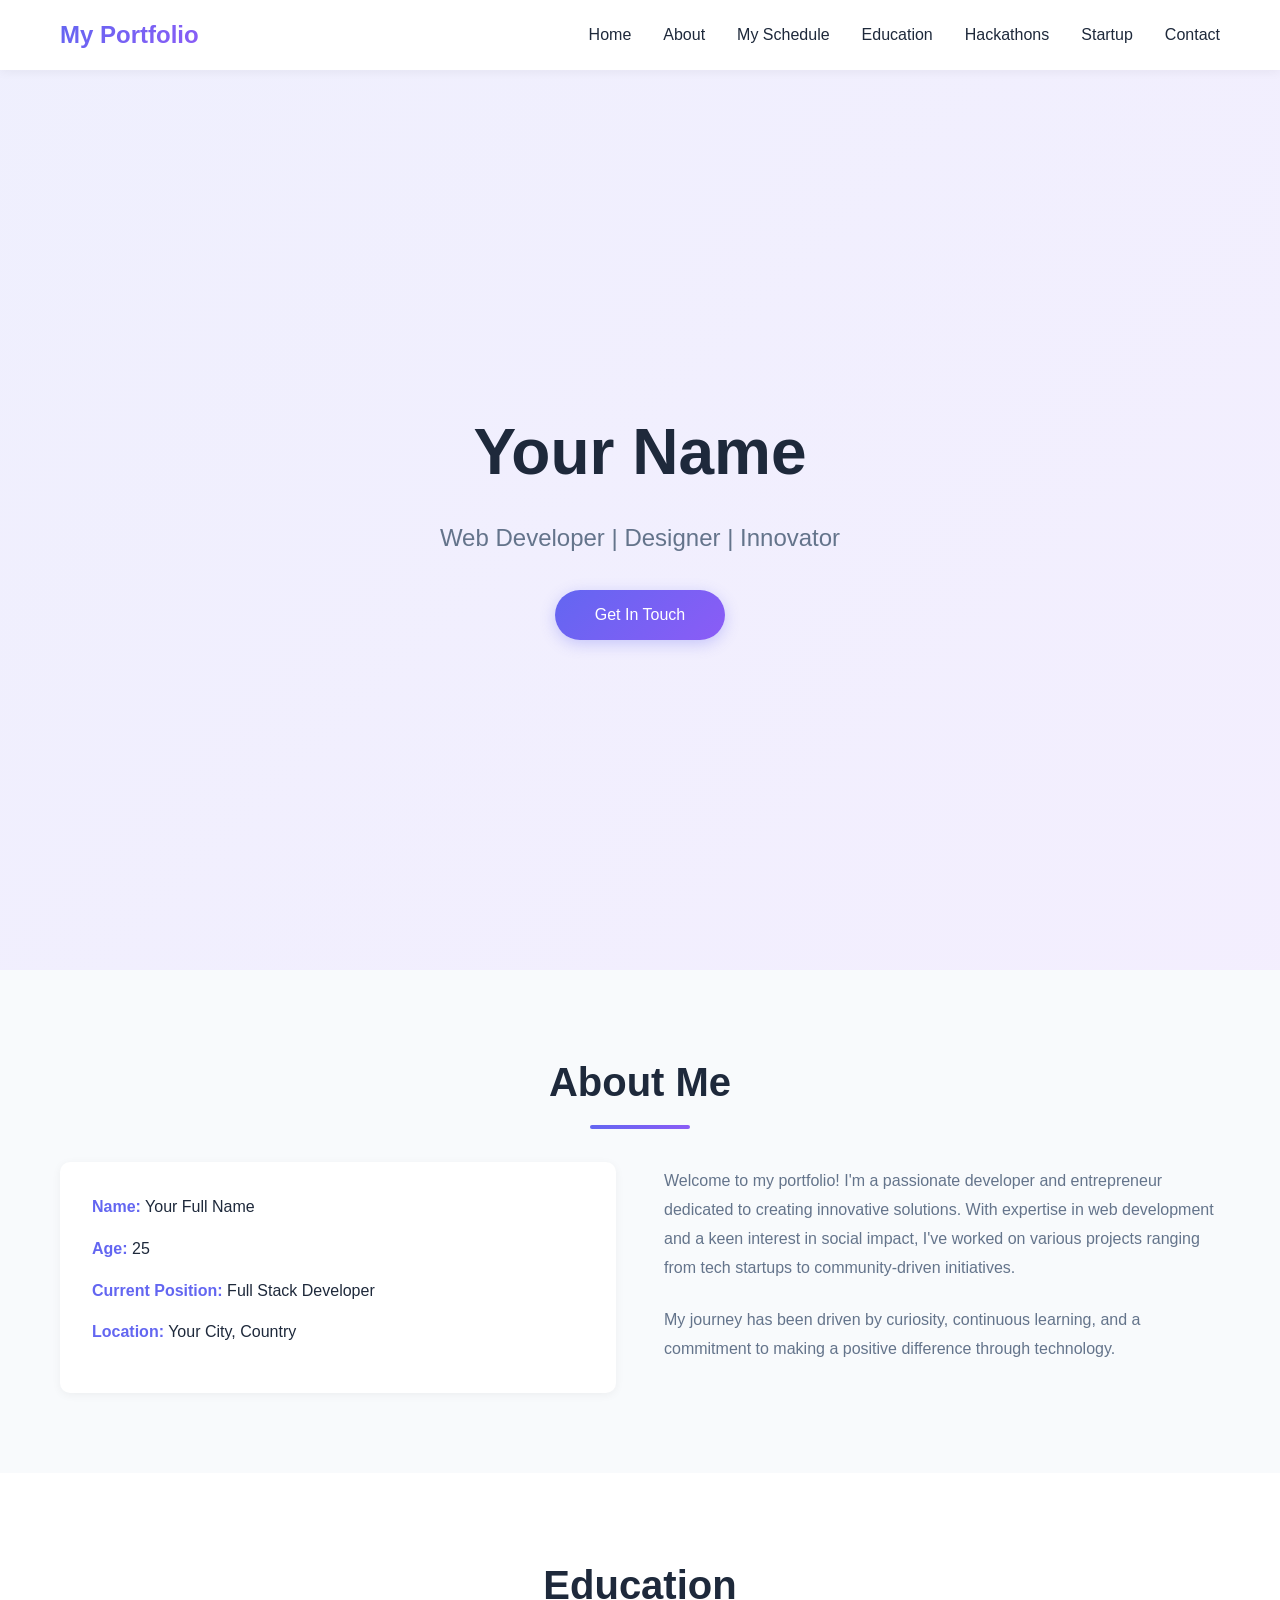
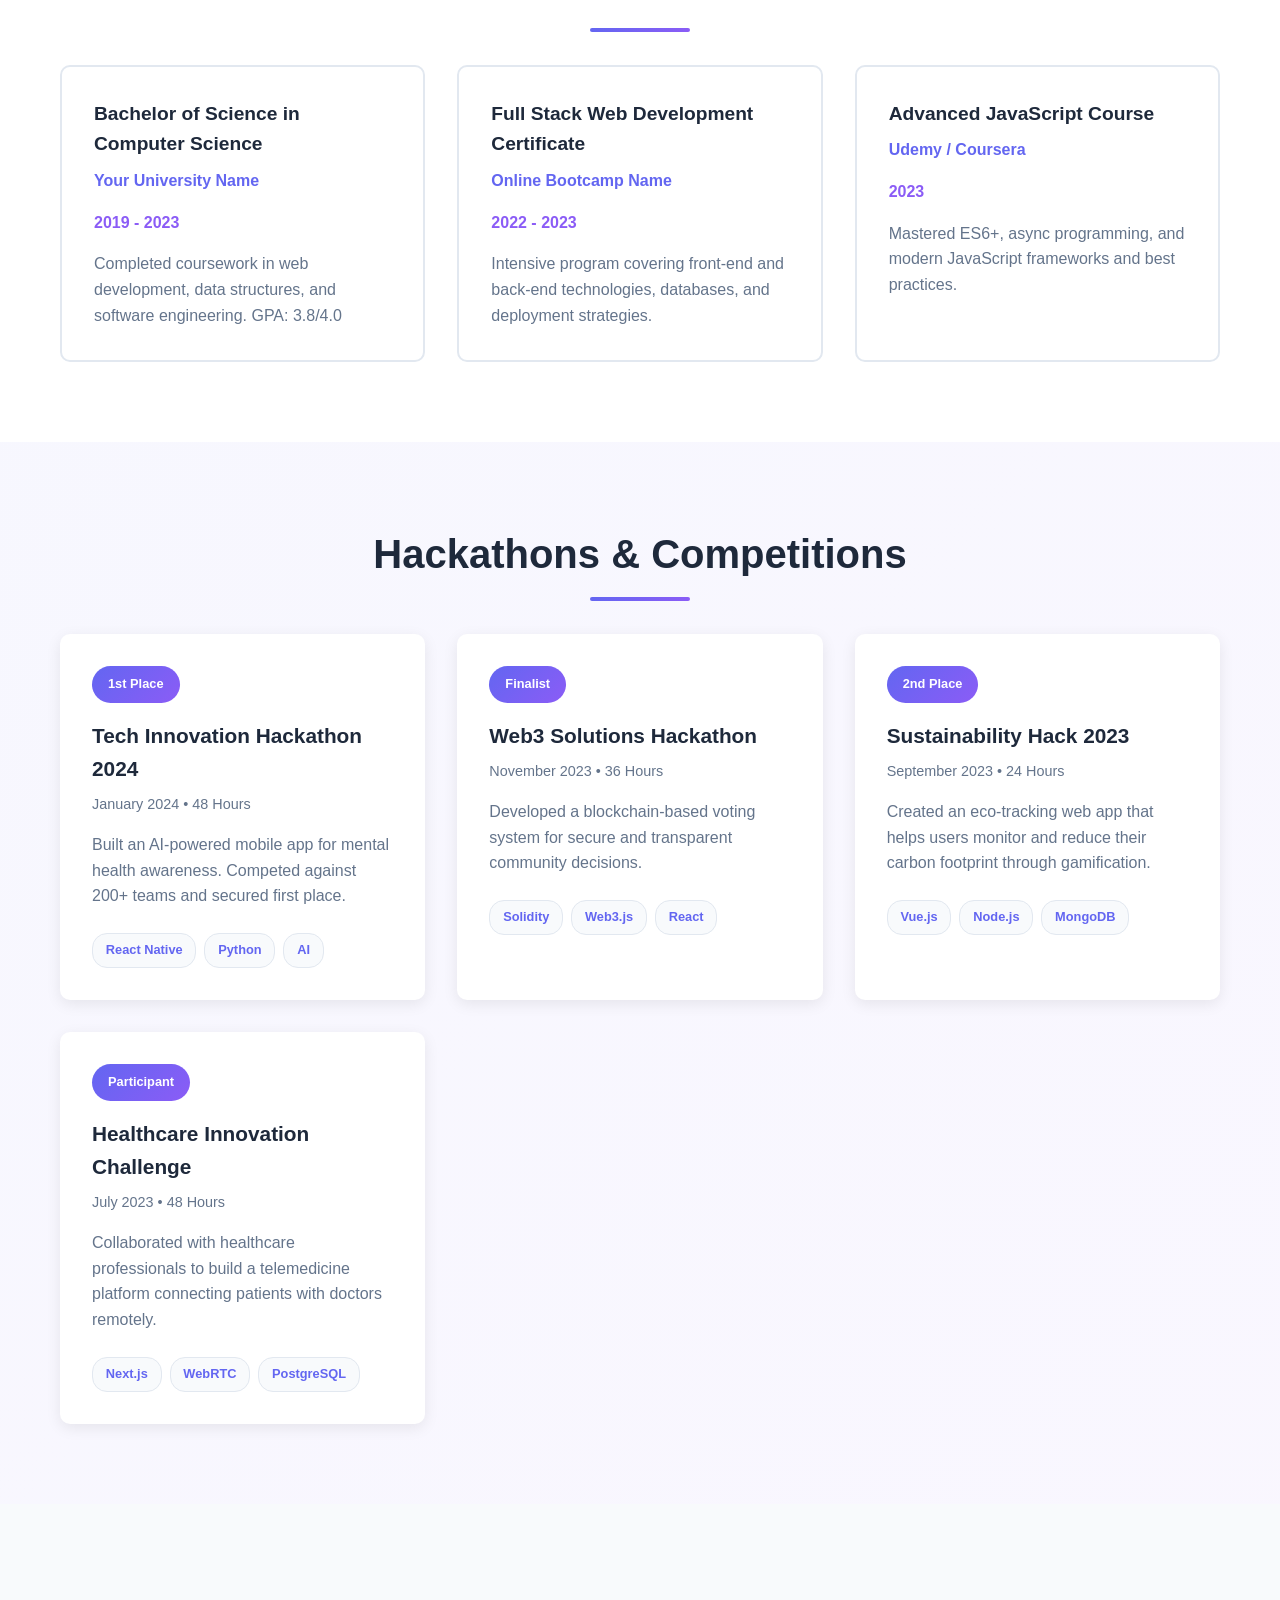
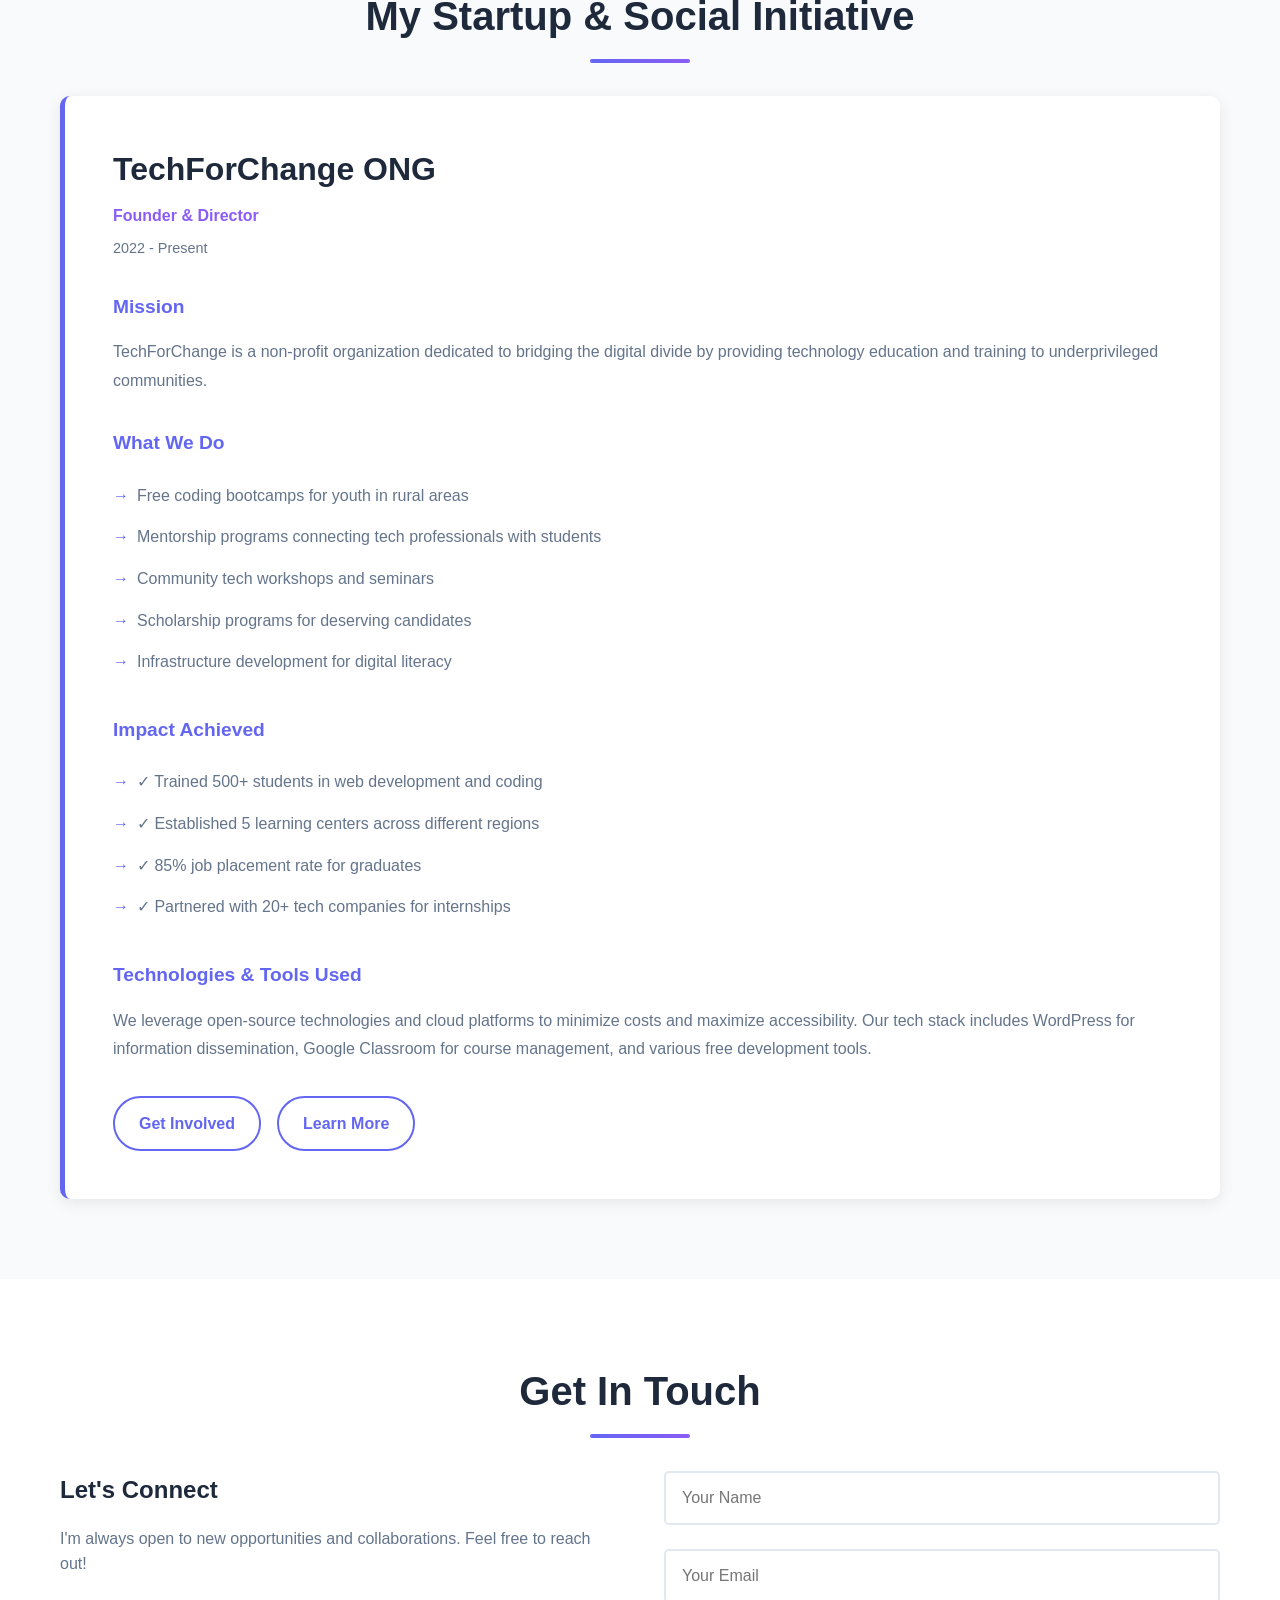
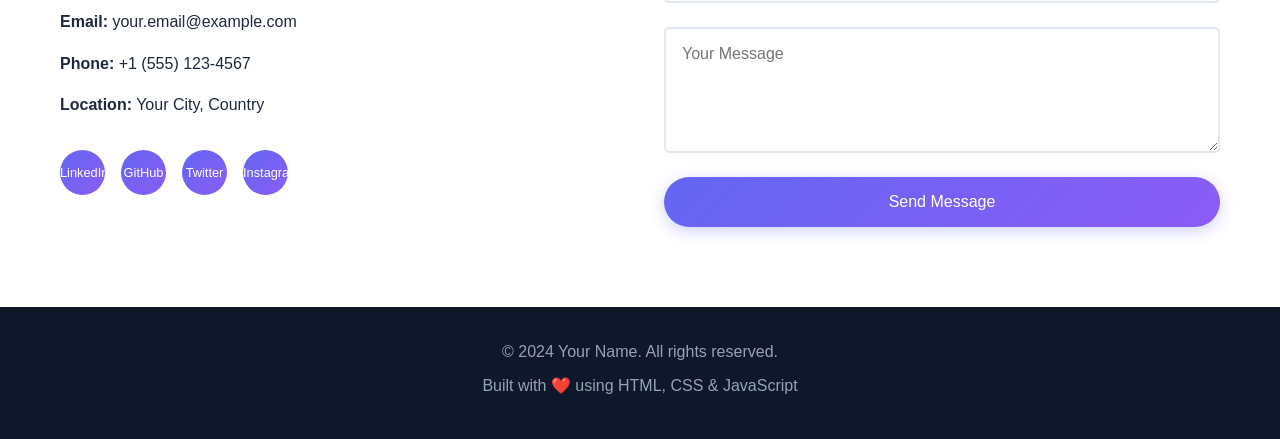
<file: index.html>
<!DOCTYPE html>
<html lang="en">
<head>
    <meta charset="UTF-8">
    <meta name="viewport" content="width=device-width, initial-scale=1.0">
    <title>My Portfolio</title>
    <link rel="stylesheet" href="style.css">
</head>
<body>
    <!-- Navigation -->
    <nav class="navbar">
        <div class="container">
            <div class="nav-brand">My Portfolio</div>
            <ul class="nav-menu">
                <li><a href="#home">Home</a></li>
                <li><a href="#about">About</a></li>
                <li><a href="events.html">My Schedule</a></li>
                <li><a href="#education">Education</a></li>
                <li><a href="#hackathons">Hackathons</a></li>
                <li><a href="#startup">Startup</a></li>
                <li><a href="#contact">Contact</a></li>
            </ul>
            <div class="hamburger">
                <span></span>
                <span></span>
                <span></span>
            </div>
        </div>
    </nav>

    <!-- Hero Section -->
    <section id="home" class="hero">
        <div class="hero-content">
            <h1 class="hero-title">Your Name</h1>
            <p class="hero-subtitle">Web Developer | Designer | Innovator</p>
            <button class="cta-button">Get In Touch</button>
        </div>
    </section>

    <!-- About Section -->
    <section id="about" class="about">
        <div class="container">
            <h2 class="section-title">About Me</h2>
            <div class="about-content">
                <div class="about-info">
                    <p><strong>Name:</strong> Your Full Name</p>
                    <p><strong>Age:</strong> 25</p>
                    <p><strong>Current Position:</strong> Full Stack Developer</p>
                    <p><strong>Location:</strong> Your City, Country</p>
                </div>
                <div class="about-description">
                    <p>
                        Welcome to my portfolio! I'm a passionate developer and entrepreneur dedicated to creating 
                        innovative solutions. With expertise in web development and a keen interest in social impact, 
                        I've worked on various projects ranging from tech startups to community-driven initiatives.
                    </p>
                    <p>
                        My journey has been driven by curiosity, continuous learning, and a commitment to making a 
                        positive difference through technology.
                    </p>
                </div>
            </div>
        </div>
    </section>

    <!-- Education Section -->
    <section id="education" class="education">
        <div class="container">
            <h2 class="section-title">Education</h2>
            <div class="education-grid">
                <div class="education-card">
                    <div class="education-header">
                        <h3>Bachelor of Science in Computer Science</h3>
                        <p class="education-school">Your University Name</p>
                    </div>
                    <p class="education-period">2019 - 2023</p>
                    <p class="education-description">
                        Completed coursework in web development, data structures, and software engineering. 
                        GPA: 3.8/4.0
                    </p>
                </div>

                <div class="education-card">
                    <div class="education-header">
                        <h3>Full Stack Web Development Certificate</h3>
                        <p class="education-school">Online Bootcamp Name</p>
                    </div>
                    <p class="education-period">2022 - 2023</p>
                    <p class="education-description">
                        Intensive program covering front-end and back-end technologies, databases, and deployment strategies.
                    </p>
                </div>

                <div class="education-card">
                    <div class="education-header">
                        <h3>Advanced JavaScript Course</h3>
                        <p class="education-school">Udemy / Coursera</p>
                    </div>
                    <p class="education-period">2023</p>
                    <p class="education-description">
                        Mastered ES6+, async programming, and modern JavaScript frameworks and best practices.
                    </p>
                </div>
            </div>
        </div>
    </section>

    <!-- Hackathons Section -->
    <section id="hackathons" class="hackathons">
        <div class="container">
            <h2 class="section-title">Hackathons & Competitions</h2>
            <div class="hackathons-grid">
                <div class="hackathon-card">
                    <div class="hackathon-badge">1st Place</div>
                    <h3>Tech Innovation Hackathon 2024</h3>
                    <p class="hackathon-meta">January 2024 • 48 Hours</p>
                    <p class="hackathon-description">
                        Built an AI-powered mobile app for mental health awareness. Competed against 200+ teams 
                        and secured first place.
                    </p>
                    <div class="hackathon-tech">
                        <span class="tech-tag">React Native</span>
                        <span class="tech-tag">Python</span>
                        <span class="tech-tag">AI</span>
                    </div>
                </div>

                <div class="hackathon-card">
                    <div class="hackathon-badge">Finalist</div>
                    <h3>Web3 Solutions Hackathon</h3>
                    <p class="hackathon-meta">November 2023 • 36 Hours</p>
                    <p class="hackathon-description">
                        Developed a blockchain-based voting system for secure and transparent community decisions.
                    </p>
                    <div class="hackathon-tech">
                        <span class="tech-tag">Solidity</span>
                        <span class="tech-tag">Web3.js</span>
                        <span class="tech-tag">React</span>
                    </div>
                </div>

                <div class="hackathon-card">
                    <div class="hackathon-badge">2nd Place</div>
                    <h3>Sustainability Hack 2023</h3>
                    <p class="hackathon-meta">September 2023 • 24 Hours</p>
                    <p class="hackathon-description">
                        Created an eco-tracking web app that helps users monitor and reduce their carbon footprint 
                        through gamification.
                    </p>
                    <div class="hackathon-tech">
                        <span class="tech-tag">Vue.js</span>
                        <span class="tech-tag">Node.js</span>
                        <span class="tech-tag">MongoDB</span>
                    </div>
                </div>

                <div class="hackathon-card">
                    <div class="hackathon-badge">Participant</div>
                    <h3>Healthcare Innovation Challenge</h3>
                    <p class="hackathon-meta">July 2023 • 48 Hours</p>
                    <p class="hackathon-description">
                        Collaborated with healthcare professionals to build a telemedicine platform connecting 
                        patients with doctors remotely.
                    </p>
                    <div class="hackathon-tech">
                        <span class="tech-tag">Next.js</span>
                        <span class="tech-tag">WebRTC</span>
                        <span class="tech-tag">PostgreSQL</span>
                    </div>
                </div>
            </div>
        </div>
    </section>

    <!-- Startup / ONG Section -->
    <section id="startup" class="startup">
        <div class="container">
            <h2 class="section-title">My Startup & Social Initiative</h2>
            <div class="startup-content">
                <div class="startup-card">
                    <h3>TechForChange ONG</h3>
                    <p class="startup-role">Founder & Director</p>
                    <p class="startup-period">2022 - Present</p>
                    
                    <div class="startup-section">
                        <h4>Mission</h4>
                        <p>
                            TechForChange is a non-profit organization dedicated to bridging the digital divide by 
                            providing technology education and training to underprivileged communities.
                        </p>
                    </div>

                    <div class="startup-section">
                        <h4>What We Do</h4>
                        <ul class="startup-list">
                            <li>Free coding bootcamps for youth in rural areas</li>
                            <li>Mentorship programs connecting tech professionals with students</li>
                            <li>Community tech workshops and seminars</li>
                            <li>Scholarship programs for deserving candidates</li>
                            <li>Infrastructure development for digital literacy</li>
                        </ul>
                    </div>

                    <div class="startup-section">
                        <h4>Impact Achieved</h4>
                        <ul class="startup-list">
                            <li>✓ Trained 500+ students in web development and coding</li>
                            <li>✓ Established 5 learning centers across different regions</li>
                            <li>✓ 85% job placement rate for graduates</li>
                            <li>✓ Partnered with 20+ tech companies for internships</li>
                        </ul>
                    </div>

                    <div class="startup-section">
                        <h4>Technologies & Tools Used</h4>
                        <p>
                            We leverage open-source technologies and cloud platforms to minimize costs and maximize 
                            accessibility. Our tech stack includes WordPress for information dissemination, Google Classroom 
                            for course management, and various free development tools.
                        </p>
                    </div>

                    <div class="startup-cta">
                        <a href="#contact" class="btn-secondary">Get Involved</a>
                        <a href="#" class="btn-secondary">Learn More</a>
                    </div>
                </div>
            </div>
        </div>
    </section>

    <!-- Contact Section -->
    <section id="contact" class="contact">
        <div class="container">
            <h2 class="section-title">Get In Touch</h2>
            <div class="contact-content">
                <div class="contact-info">
                    <h3>Let's Connect</h3>
                    <p>I'm always open to new opportunities and collaborations. Feel free to reach out!</p>
                    
                    <div class="contact-details">
                        <p><strong>Email:</strong> your.email@example.com</p>
                        <p><strong>Phone:</strong> +1 (555) 123-4567</p>
                        <p><strong>Location:</strong> Your City, Country</p>
                    </div>

                    <div class="social-links">
                        <a href="#" class="social-icon">LinkedIn</a>
                        <a href="#" class="social-icon">GitHub</a>
                        <a href="#" class="social-icon">Twitter</a>
                        <a href="#" class="social-icon">Instagram</a>
                    </div>
                </div>

                <form id="contact-form" class="contact-form">
                    <div class="form-group">
                        <input type="text" placeholder="Your Name" required>
                    </div>
                    <div class="form-group">
                        <input type="email" placeholder="Your Email" required>
                    </div>
                    <div class="form-group">
                        <textarea placeholder="Your Message" rows="5" required></textarea>
                    </div>
                    <button type="submit" class="cta-button">Send Message</button>
                </form>
            </div>
        </div>
    </section>

    <!-- Footer -->
    <footer class="footer">
        <div class="container">
            <p>&copy; 2024 Your Name. All rights reserved.</p>
            <p>Built with ❤️ using HTML, CSS & JavaScript</p>
        </div>
    </footer>

    <script src="script.js"></script>
</body>
</html>
</file>
<file: style.css>
* {
    margin: 0;
    padding: 0;
    box-sizing: border-box;
}

:root {
    --primary-color: #6366f1;
    --secondary-color: #8b5cf6;
    --accent-color: #ec4899;
    --dark-bg: #0f172a;
    --light-bg: #f8fafc;
    --text-dark: #1e293b;
    --text-light: #64748b;
    --border-color: #e2e8f0;
    --transition: all 0.3s ease;
}

html {
    scroll-behavior: smooth;
}

body {
    font-family: 'Segoe UI', Tahoma, Geneva, Verdana, sans-serif;
    line-height: 1.6;
    color: var(--text-dark);
    background-color: #ffffff;
}

.container {
    max-width: 1200px;
    margin: 0 auto;
    padding: 0 20px;
}

/* Navigation */
.navbar {
    background: #ffffff;
    box-shadow: 0 2px 10px rgba(0, 0, 0, 0.05);
    position: sticky;
    top: 0;
    z-index: 100;
    transition: var(--transition);
}

.navbar .container {
    display: flex;
    justify-content: space-between;
    align-items: center;
    padding: 1rem 20px;
}

.nav-brand {
    font-size: 1.5rem;
    font-weight: 700;
    background: linear-gradient(135deg, var(--primary-color), var(--secondary-color));
    -webkit-background-clip: text;
    -webkit-text-fill-color: transparent;
    background-clip: text;
}

.nav-menu {
    display: flex;
    list-style: none;
    gap: 2rem;
}

.nav-menu a {
    text-decoration: none;
    color: var(--text-dark);
    font-weight: 500;
    transition: var(--transition);
    position: relative;
}

.nav-menu a:hover {
    color: var(--primary-color);
}

.nav-menu a::after {
    content: '';
    position: absolute;
    bottom: -5px;
    left: 0;
    width: 0;
    height: 2px;
    background: linear-gradient(135deg, var(--primary-color), var(--secondary-color));
    transition: width 0.3s ease;
}

.nav-menu a:hover::after {
    width: 100%;
}

.hamburger {
    display: none;
    flex-direction: column;
    cursor: pointer;
    gap: 5px;
}

.hamburger span {
    width: 25px;
    height: 3px;
    background-color: var(--text-dark);
    border-radius: 2px;
    transition: var(--transition);
}

/* Hero Section */
.hero {
    min-height: 100vh;
    display: flex;
    align-items: center;
    justify-content: center;
    background: linear-gradient(135deg, rgba(99, 102, 241, 0.1), rgba(139, 92, 246, 0.1));
    text-align: center;
    padding: 2rem;
}

.hero-content h1 {
    font-size: 4rem;
    margin-bottom: 1rem;
    color: var(--text-dark);
    animation: fadeInUp 0.8s ease;
}

.hero-subtitle {
    font-size: 1.5rem;
    color: var(--text-light);
    margin-bottom: 2rem;
    animation: fadeInUp 0.8s ease 0.2s backwards;
}

.cta-button {
    background: linear-gradient(135deg, var(--primary-color), var(--secondary-color));
    color: white;
    border: none;
    padding: 1rem 2.5rem;
    font-size: 1rem;
    border-radius: 50px;
    cursor: pointer;
    transition: var(--transition);
    box-shadow: 0 4px 15px rgba(99, 102, 241, 0.3);
    animation: fadeInUp 0.8s ease 0.4s backwards;
}

.cta-button:hover {
    transform: translateY(-3px);
    box-shadow: 0 6px 20px rgba(99, 102, 241, 0.4);
}

/* Sections */
section {
    padding: 5rem 0;
}

.section-title {
    font-size: 2.5rem;
    margin-bottom: 3rem;
    text-align: center;
    color: var(--text-dark);
    position: relative;
    display: inline-block;
    width: 100%;
}

.section-title::after {
    content: '';
    position: absolute;
    bottom: -15px;
    left: 50%;
    transform: translateX(-50%);
    width: 100px;
    height: 4px;
    background: linear-gradient(135deg, var(--primary-color), var(--secondary-color));
    border-radius: 2px;
}

/* About Section */
.about {
    background-color: var(--light-bg);
}

.about-content {
    display: grid;
    grid-template-columns: 1fr 1fr;
    gap: 3rem;
    align-items: center;
}

.about-info {
    background: white;
    padding: 2rem;
    border-radius: 10px;
    box-shadow: 0 2px 10px rgba(0, 0, 0, 0.05);
}

.about-info p {
    margin-bottom: 1rem;
    color: var(--text-dark);
}

.about-info strong {
    color: var(--primary-color);
}

.about-description p {
    margin-bottom: 1.5rem;
    color: var(--text-light);
    line-height: 1.8;
}

/* Education Section */
.education {
    background-color: #ffffff;
}

.education-grid {
    display: grid;
    grid-template-columns: repeat(auto-fit, minmax(300px, 1fr));
    gap: 2rem;
}

.education-card {
    background: white;
    border: 2px solid var(--border-color);
    padding: 2rem;
    border-radius: 10px;
    transition: var(--transition);
}

.education-card:hover {
    border-color: var(--primary-color);
    box-shadow: 0 10px 30px rgba(99, 102, 241, 0.1);
    transform: translateY(-5px);
}

.education-header h3 {
    font-size: 1.2rem;
    color: var(--text-dark);
    margin-bottom: 0.5rem;
}

.education-school {
    color: var(--primary-color);
    font-weight: 600;
    margin-bottom: 1rem;
}

.education-period {
    color: var(--secondary-color);
    font-weight: 600;
    margin-bottom: 1rem;
}

.education-description {
    color: var(--text-light);
    line-height: 1.6;
}

/* Hackathons Section */
.hackathons {
    background: linear-gradient(135deg, rgba(99, 102, 241, 0.05), rgba(139, 92, 246, 0.05));
}

.hackathons-grid {
    display: grid;
    grid-template-columns: repeat(auto-fit, minmax(300px, 1fr));
    gap: 2rem;
}

.hackathon-card {
    background: white;
    padding: 2rem;
    border-radius: 10px;
    box-shadow: 0 4px 15px rgba(0, 0, 0, 0.08);
    transition: var(--transition);
    position: relative;
}

.hackathon-card:hover {
    transform: translateY(-8px);
    box-shadow: 0 8px 25px rgba(99, 102, 241, 0.15);
}

.hackathon-badge {
    display: inline-block;
    background: linear-gradient(135deg, var(--primary-color), var(--secondary-color));
    color: white;
    padding: 0.5rem 1rem;
    border-radius: 20px;
    font-size: 0.8rem;
    font-weight: 700;
    margin-bottom: 1rem;
}

.hackathon-card h3 {
    font-size: 1.3rem;
    margin-bottom: 0.5rem;
    color: var(--text-dark);
}

.hackathon-meta {
    color: var(--text-light);
    font-size: 0.9rem;
    margin-bottom: 1rem;
}

.hackathon-description {
    color: var(--text-light);
    margin-bottom: 1.5rem;
    line-height: 1.6;
}

.hackathon-tech {
    display: flex;
    flex-wrap: wrap;
    gap: 0.5rem;
}

.tech-tag {
    background-color: var(--light-bg);
    color: var(--primary-color);
    padding: 0.4rem 0.8rem;
    border-radius: 15px;
    font-size: 0.8rem;
    font-weight: 600;
    border: 1px solid var(--border-color);
}

/* Startup Section */
.startup {
    background-color: var(--light-bg);
}

.startup-card {
    background: white;
    padding: 3rem;
    border-radius: 10px;
    box-shadow: 0 4px 15px rgba(0, 0, 0, 0.08);
    border-left: 5px solid var(--primary-color);
}

.startup-card h3 {
    font-size: 2rem;
    color: var(--text-dark);
    margin-bottom: 0.5rem;
}

.startup-role {
    color: var(--secondary-color);
    font-weight: 600;
    margin-bottom: 0.5rem;
}

.startup-period {
    color: var(--text-light);
    font-size: 0.9rem;
    margin-bottom: 2rem;
}

.startup-section {
    margin-bottom: 2rem;
}

.startup-section h4 {
    color: var(--primary-color);
    font-size: 1.2rem;
    margin-bottom: 1rem;
}

.startup-section p {
    color: var(--text-light);
    line-height: 1.8;
    margin-bottom: 1rem;
}

.startup-list {
    list-style: none;
    color: var(--text-light);
}

.startup-list li {
    padding: 0.5rem 0;
    padding-left: 1.5rem;
    position: relative;
    line-height: 1.6;
}

.startup-list li::before {
    content: '→';
    position: absolute;
    left: 0;
    color: var(--primary-color);
    font-weight: bold;
}

.startup-cta {
    display: flex;
    gap: 1rem;
    margin-top: 2rem;
}

.btn-secondary {
    display: inline-block;
    background: white;
    color: var(--primary-color);
    border: 2px solid var(--primary-color);
    padding: 0.8rem 1.5rem;
    border-radius: 50px;
    text-decoration: none;
    font-weight: 600;
    transition: var(--transition);
}

.btn-secondary:hover {
    background: var(--primary-color);
    color: white;
}

/* Contact Section */
.contact {
    background: white;
}

.contact-content {
    display: grid;
    grid-template-columns: 1fr 1fr;
    gap: 3rem;
    align-items: start;
}

.contact-info h3 {
    font-size: 1.5rem;
    margin-bottom: 1rem;
    color: var(--text-dark);
}

.contact-info > p {
    color: var(--text-light);
    margin-bottom: 2rem;
}

.contact-details {
    margin-bottom: 2rem;
}

.contact-details p {
    margin-bottom: 1rem;
    color: var(--text-dark);
}

.social-links {
    display: flex;
    gap: 1rem;
    flex-wrap: wrap;
}

.social-icon {
    display: inline-block;
    width: 45px;
    height: 45px;
    background: linear-gradient(135deg, var(--primary-color), var(--secondary-color));
    color: white;
    border-radius: 50%;
    text-align: center;
    line-height: 45px;
    text-decoration: none;
    font-size: 0.8rem;
    transition: var(--transition);
    overflow: hidden;
}

.social-icon:hover {
    transform: translateY(-3px);
    box-shadow: 0 4px 15px rgba(99, 102, 241, 0.3);
}

/* Contact Form */
.contact-form {
    display: flex;
    flex-direction: column;
    gap: 1.5rem;
}

.form-group {
    display: flex;
}

.form-group input,
.form-group textarea {
    width: 100%;
    padding: 1rem;
    border: 2px solid var(--border-color);
    border-radius: 5px;
    font-family: inherit;
    font-size: 1rem;
    transition: var(--transition);
}

.form-group input:focus,
.form-group textarea:focus {
    outline: none;
    border-color: var(--primary-color);
    box-shadow: 0 0 0 3px rgba(99, 102, 241, 0.1);
}

/* Footer */
.footer {
    background: var(--dark-bg);
    color: #94a3b8;
    text-align: center;
    padding: 2rem;
    margin-top: 0;
}

.footer p {
    margin-bottom: 0.5rem;
}

/* Animations */
@keyframes fadeInUp {
    from {
        opacity: 0;
        transform: translateY(30px);
    }
    to {
        opacity: 1;
        transform: translateY(0);
    }
}

/* Responsive Design */
@media (max-width: 768px) {
    .nav-menu {
        display: none;
    }

    .hamburger {
        display: flex;
    }

    .hero-content h1 {
        font-size: 2.5rem;
    }

    .hero-subtitle {
        font-size: 1.2rem;
    }

    .about-content {
        grid-template-columns: 1fr;
    }

    .section-title {
        font-size: 2rem;
    }

    .contact-content {
        grid-template-columns: 1fr;
    }

    .education-grid,
    .hackathons-grid {
        grid-template-columns: 1fr;
    }

    .startup-card {
        padding: 1.5rem;
    }

    .startup-cta {
        flex-direction: column;
    }

    .btn-secondary {
        width: 100%;
        text-align: center;
    }
}

@media (max-width: 480px) {
    .hero-content h1 {
        font-size: 1.8rem;
    }

    .hero-subtitle {
        font-size: 1rem;
    }

    .cta-button {
        padding: 0.8rem 1.5rem;
        font-size: 0.9rem;
    }

    .section-title {
        font-size: 1.5rem;
    }

    .section-title::after {
        bottom: -10px;
    }

    .social-links {
        justify-content: center;
    }
}

.nav-brand {
    text-decoration: none;
}

.add-event-section {
    max-width: none;
}

.add-event-section .container {
    max-width: 700px;
}

.event-form {
    display: flex;
    flex-direction: column;
    gap: 1.5rem;
}

.event-form .form-group {
    display: flex;
}

.event-form input,
.event-form select {
    width: 100%;
    padding: 1rem;
    border: 2px solid var(--border-color);
    border-radius: 5px;
    font-family: inherit;
    font-size: 1rem;
    background: white;
    transition: var(--transition);
}

.event-form input:focus,
.event-form select:focus {
    outline: none;
    border-color: var(--primary-color);
    box-shadow: 0 0 0 3px rgba(99, 102, 241, 0.1);
}

.calendar-header {
    display: flex;
    justify-content: space-between;
    align-items: center;
    gap: 1rem;
    margin-bottom: 1.5rem;
}

.calendar-header h2 {
    color: var(--text-dark);
    text-align: center;
}

.calendar-button {
    width: 45px;
    height: 45px;
    border: none;
    border-radius: 50%;
    background: linear-gradient(
        135deg,
        var(--primary-color),
        var(--secondary-color)
    );
    color: white;
    cursor: pointer;
    font-size: 1.2rem;
    transition: var(--transition);
}

.calendar-button:hover {
    transform: translateY(-2px);
    box-shadow: 0 5px 15px rgba(99, 102, 241, 0.25);
}

.calendar-weekdays {
    display: grid;
    grid-template-columns: repeat(7, 1fr);
    gap: 0.75rem;
    margin-bottom: 0.75rem;
    text-align: center;
    color: var(--text-light);
    font-size: 0.85rem;
    font-weight: 700;
}

.calendar-day {
    display: flex;
    flex-direction: column;
    gap: 0.35rem;
    overflow: hidden;
}

.calendar-day.empty {
    border-color: transparent;
    background: transparent;
}

.calendar-day-number {
    font-weight: 700;
    color: var(--text-dark);
}

.calendar-event-label {
    display: block;
    overflow: hidden;
    padding: 0.2rem 0.35rem;
    border-radius: 5px;
    white-space: nowrap;
    text-overflow: ellipsis;
    font-size: 0.7rem;
}

.calendar-event-label.busy {
    background: rgba(99, 102, 241, 0.2);
    color: var(--primary-color);
}

.calendar-event-label.free {
    background: rgba(34, 197, 94, 0.2);
    color: #15803d;
}

.calendar-more-events {
    color: var(--text-light);
    font-size: 0.7rem;
}

.event-card.busy {
    border-top: 4px solid var(--primary-color);
}

.event-card.free {
    border-top: 4px solid #22c55e;
}

.event-card-footer {
    display: flex;
    justify-content: space-between;
    align-items: center;
    gap: 1rem;
}

.event-type-tag.free {
    color: #15803d;
    border-color: rgba(34, 197, 94, 0.35);
    background: rgba(34, 197, 94, 0.1);
}

.delete-event-button {
    border: none;
    background: transparent;
    color: var(--text-light);
    cursor: pointer;
    font-family: inherit;
    font-weight: 600;
}

.delete-event-button:hover {
    color: #dc2626;
}

.empty-events-message {
    grid-column: 1 / -1;
    padding: 3rem;
    border: 2px dashed var(--border-color);
    border-radius: 10px;
    text-align: center;
    color: var(--text-light);
}

.empty-events-message h3 {
    color: var(--text-dark);
    margin-bottom: 0.5rem;
}

#availability-status.status-free {
    color: #15803d;
}

#availability-status.status-busy {
    color: var(--primary-color);
}

@media (max-width: 768px) {
    .calendar-weekdays {
        gap: 0.35rem;
        font-size: 0.7rem;
    }

    .calendar-event-label {
        display: none;
    }

    .calendar-header h2 {
        font-size: 1.2rem;
    }
}

/* Creations page */

.creations-hero {
    min-height: 55vh;
    display: flex;
    align-items: center;
    justify-content: center;
    padding: 6rem 2rem;
    text-align: center;
    background:
        radial-gradient(
            circle at top left,
            rgba(236, 72, 153, 0.13),
            transparent 35%
        ),
        linear-gradient(
            135deg,
            rgba(99, 102, 241, 0.12),
            rgba(139, 92, 246, 0.12)
        );
}

.creations-hero .hero-content {
    max-width: 800px;
}

.creations-hero .hero-title {
    margin-bottom: 1rem;
    font-size: clamp(2.7rem, 7vw, 5rem);
    line-height: 1.1;
    color: var(--text-dark);
    animation: fadeInUp 0.8s ease;
}

.creations-hero .hero-subtitle {
    margin-bottom: 0;
    font-size: 1.35rem;
    color: var(--text-light);
    animation: fadeInUp 0.8s ease 0.2s backwards;
}

.creations-gallery {
    background:
        linear-gradient(
            180deg,
            #ffffff,
            var(--light-bg)
        );
}

.filter-bar {
    display: flex;
    flex-wrap: wrap;
    justify-content: center;
    gap: 0.75rem;
    margin-bottom: 2.5rem;
}

.filter-btn {
    padding: 0.65rem 1.3rem;
    border: 2px solid var(--border-color);
    border-radius: 50px;
    background: white;
    color: var(--text-dark);
    font-family: inherit;
    font-size: 0.9rem;
    font-weight: 600;
    cursor: pointer;
    transition: var(--transition);
}

.filter-btn:hover,
.filter-btn.active {
    border-color: transparent;
    background: linear-gradient(
        135deg,
        var(--primary-color),
        var(--secondary-color)
    );
    color: white;
    box-shadow: 0 5px 15px rgba(99, 102, 241, 0.2);
    transform: translateY(-2px);
}

.creations-grid {
    display: grid;
    grid-template-columns:
        repeat(auto-fill, minmax(280px, 1fr));
    gap: 2rem;
    align-items: stretch;
}

.creation-card {
    display: flex;
    flex-direction: column;
    overflow: hidden;
    border: 1px solid rgba(226, 232, 240, 0.8);
    border-radius: 14px;
    background: white;
    box-shadow: 0 4px 15px rgba(0, 0, 0, 0.08);
    transition: var(--transition);
    animation: creationFadeIn 0.5s ease both;
}

.creation-card:hover {
    border-color: rgba(99, 102, 241, 0.25);
    box-shadow: 0 12px 30px rgba(99, 102, 241, 0.15);
    transform: translateY(-8px);
}

.creation-image {
    position: relative;
    overflow: hidden;
    aspect-ratio: 16 / 10;
    background: var(--light-bg);
}

.creation-image::after {
    content: '';
    position: absolute;
    inset: 0;
    background: linear-gradient(
        180deg,
        transparent 55%,
        rgba(15, 23, 42, 0.18)
    );
    pointer-events: none;
}

.creation-image img {
    display: block;
    width: 100%;
    height: 100%;
    object-fit: cover;
    transition: transform 0.5s ease;
}

.creation-card:hover .creation-image img {
    transform: scale(1.05);
}

.creation-badge {
    position: absolute;
    z-index: 2;
    top: 1rem;
    left: 1rem;
    padding: 0.4rem 0.9rem;
    border-radius: 20px;
    background: linear-gradient(
        135deg,
        var(--primary-color),
        var(--secondary-color)
    );
    color: white;
    font-size: 0.75rem;
    font-weight: 700;
    box-shadow: 0 4px 10px rgba(15, 23, 42, 0.2);
}

.creation-body {
    display: flex;
    flex: 1;
    flex-direction: column;
    padding: 1.6rem;
}

.creation-body h3 {
    margin-bottom: 0.75rem;
    color: var(--text-dark);
    font-size: 1.35rem;
    line-height: 1.25;
}

.creation-meta {
    margin-bottom: 0.4rem;
    color: var(--secondary-color);
    font-size: 0.85rem;
    font-weight: 700;
}

.creation-description {
    margin-bottom: 1.25rem;
    color: var(--text-light);
    line-height: 1.7;
}

.creation-tags {
    display: flex;
    flex-wrap: wrap;
    gap: 0.5rem;
    margin-top: auto;
    margin-bottom: 1.5rem;
}

.creation-link {
    align-self: flex-start;
}

.no-results {
    padding: 3rem 1rem;
    border: 2px dashed var(--border-color);
    border-radius: 14px;
    color: var(--text-light);
    text-align: center;
}

.no-results[hidden] {
    display: none;
}

@keyframes creationFadeIn {
    from {
        opacity: 0;
        transform: translateY(16px);
    }

    to {
        opacity: 1;
        transform: translateY(0);
    }
}

@media (max-width: 768px) {
    .creations-hero {
        min-height: 45vh;
        padding: 5rem 1.5rem;
    }

    .creations-hero .hero-title {
        font-size: 2.7rem;
    }

    .creations-hero .hero-subtitle {
        font-size: 1.1rem;
    }

    .creations-grid {
        grid-template-columns: 1fr;
    }

    .filter-bar {
        gap: 0.5rem;
    }

    .filter-btn {
        padding: 0.55rem 1rem;
        font-size: 0.8rem;
    }
}

@media (max-width: 480px) {
    .creations-hero {
        min-height: 38vh;
    }

    .creations-hero .hero-title {
        font-size: 2.2rem;
    }

    .creation-body {
        padding: 1.3rem;
    }

    .creation-link {
        width: 100%;
        text-align: center;
    }
}
</file>
